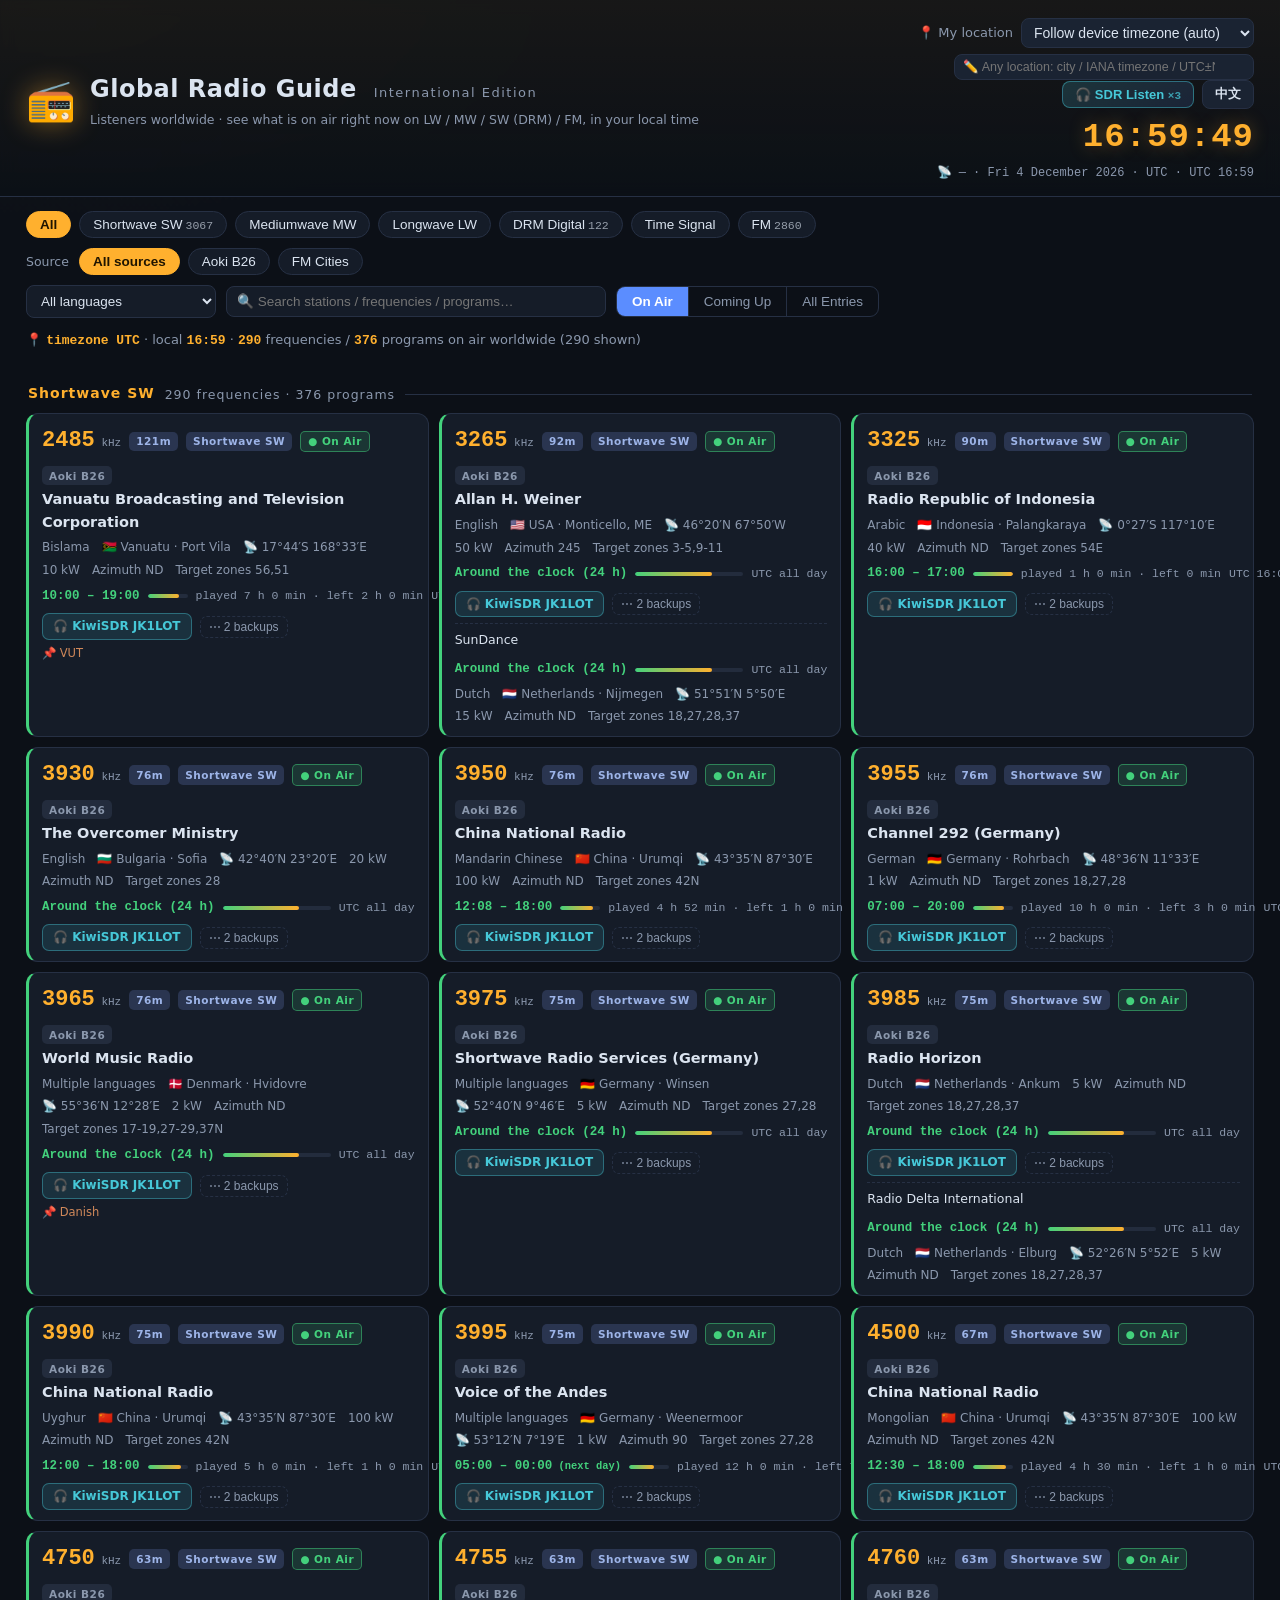
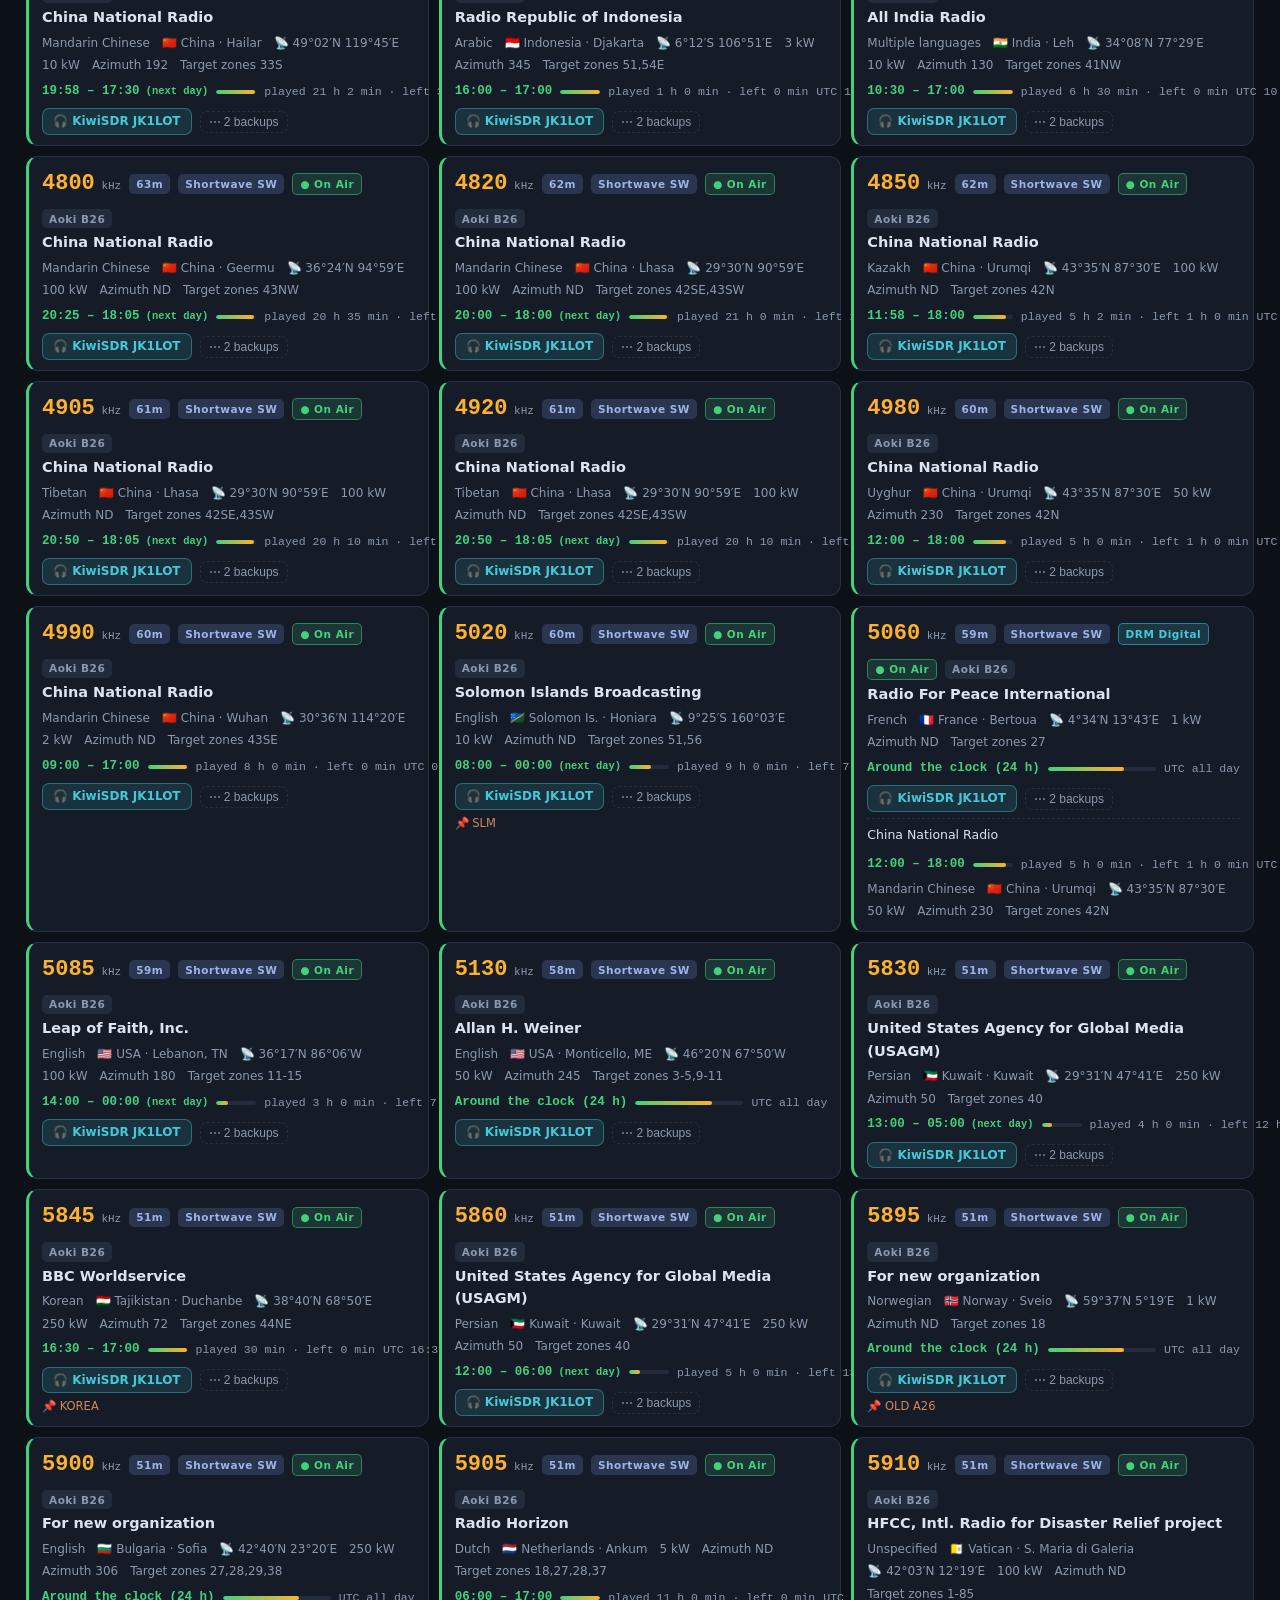
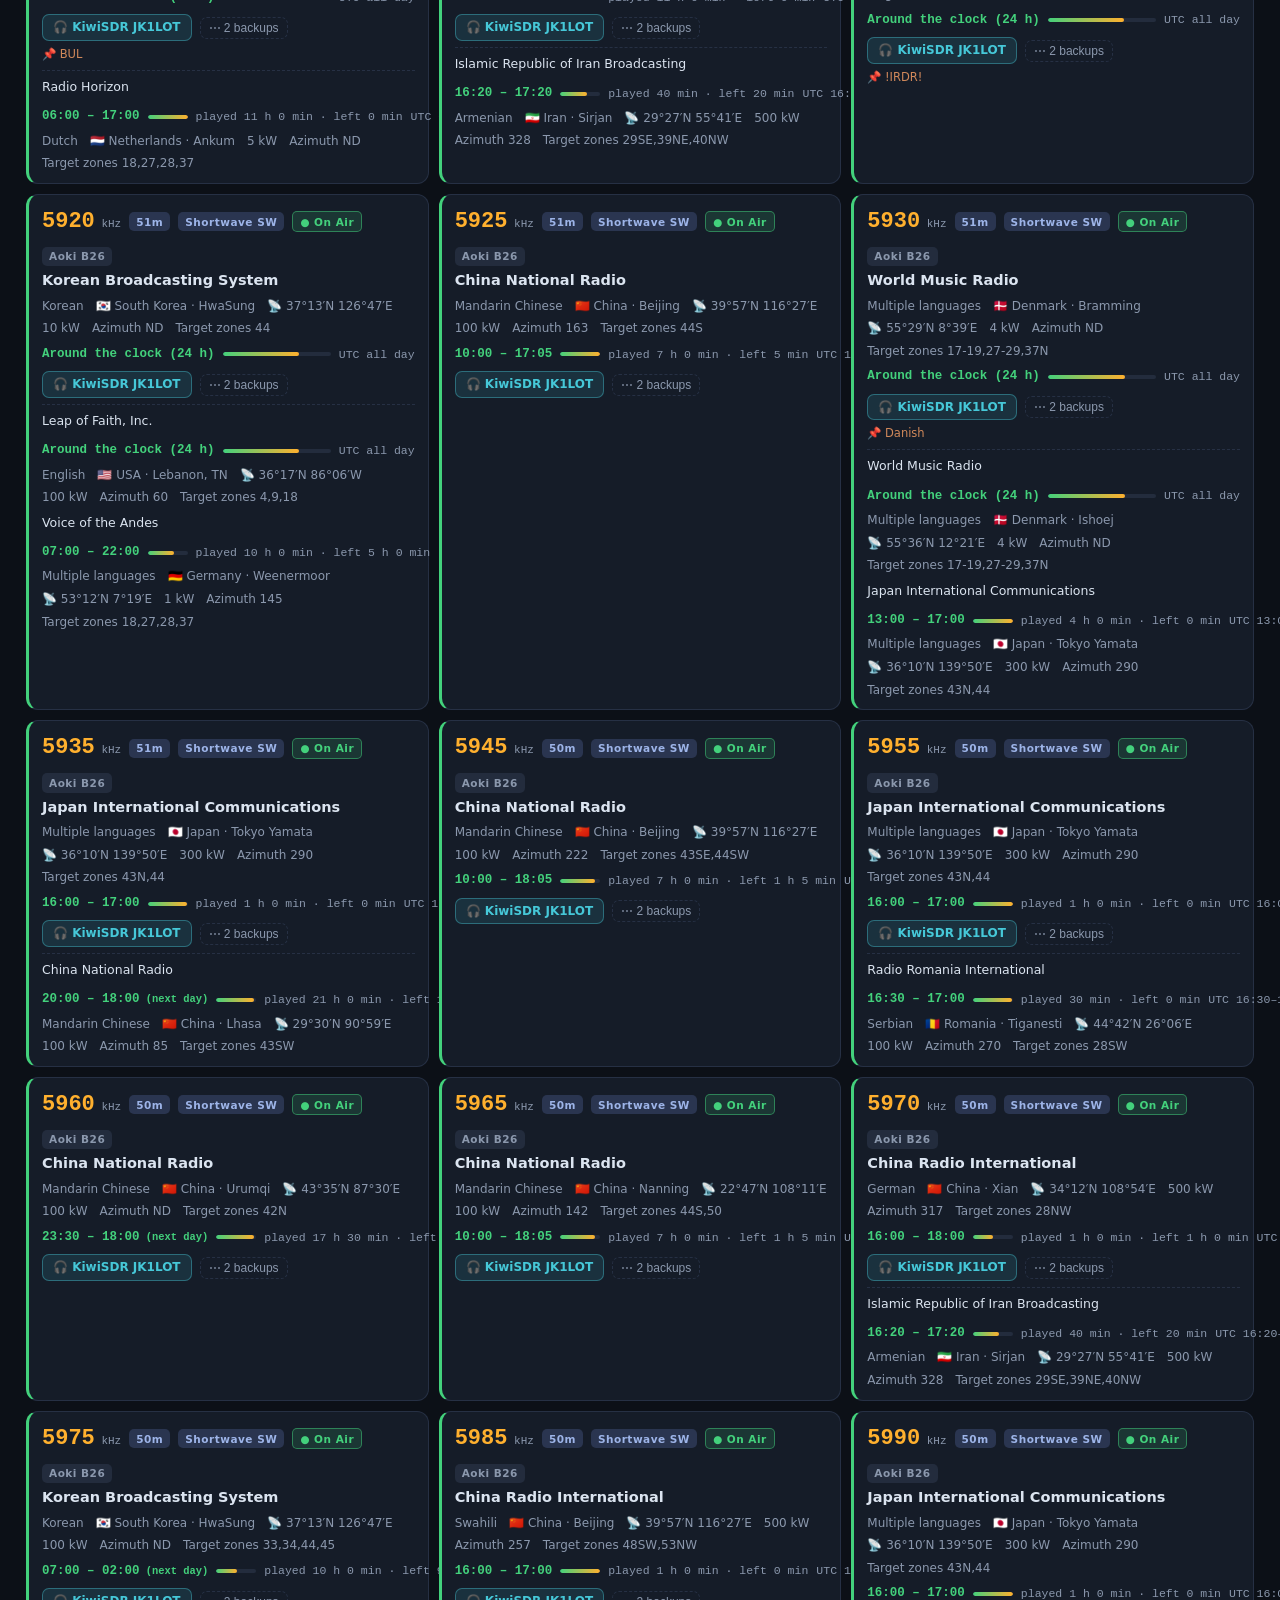
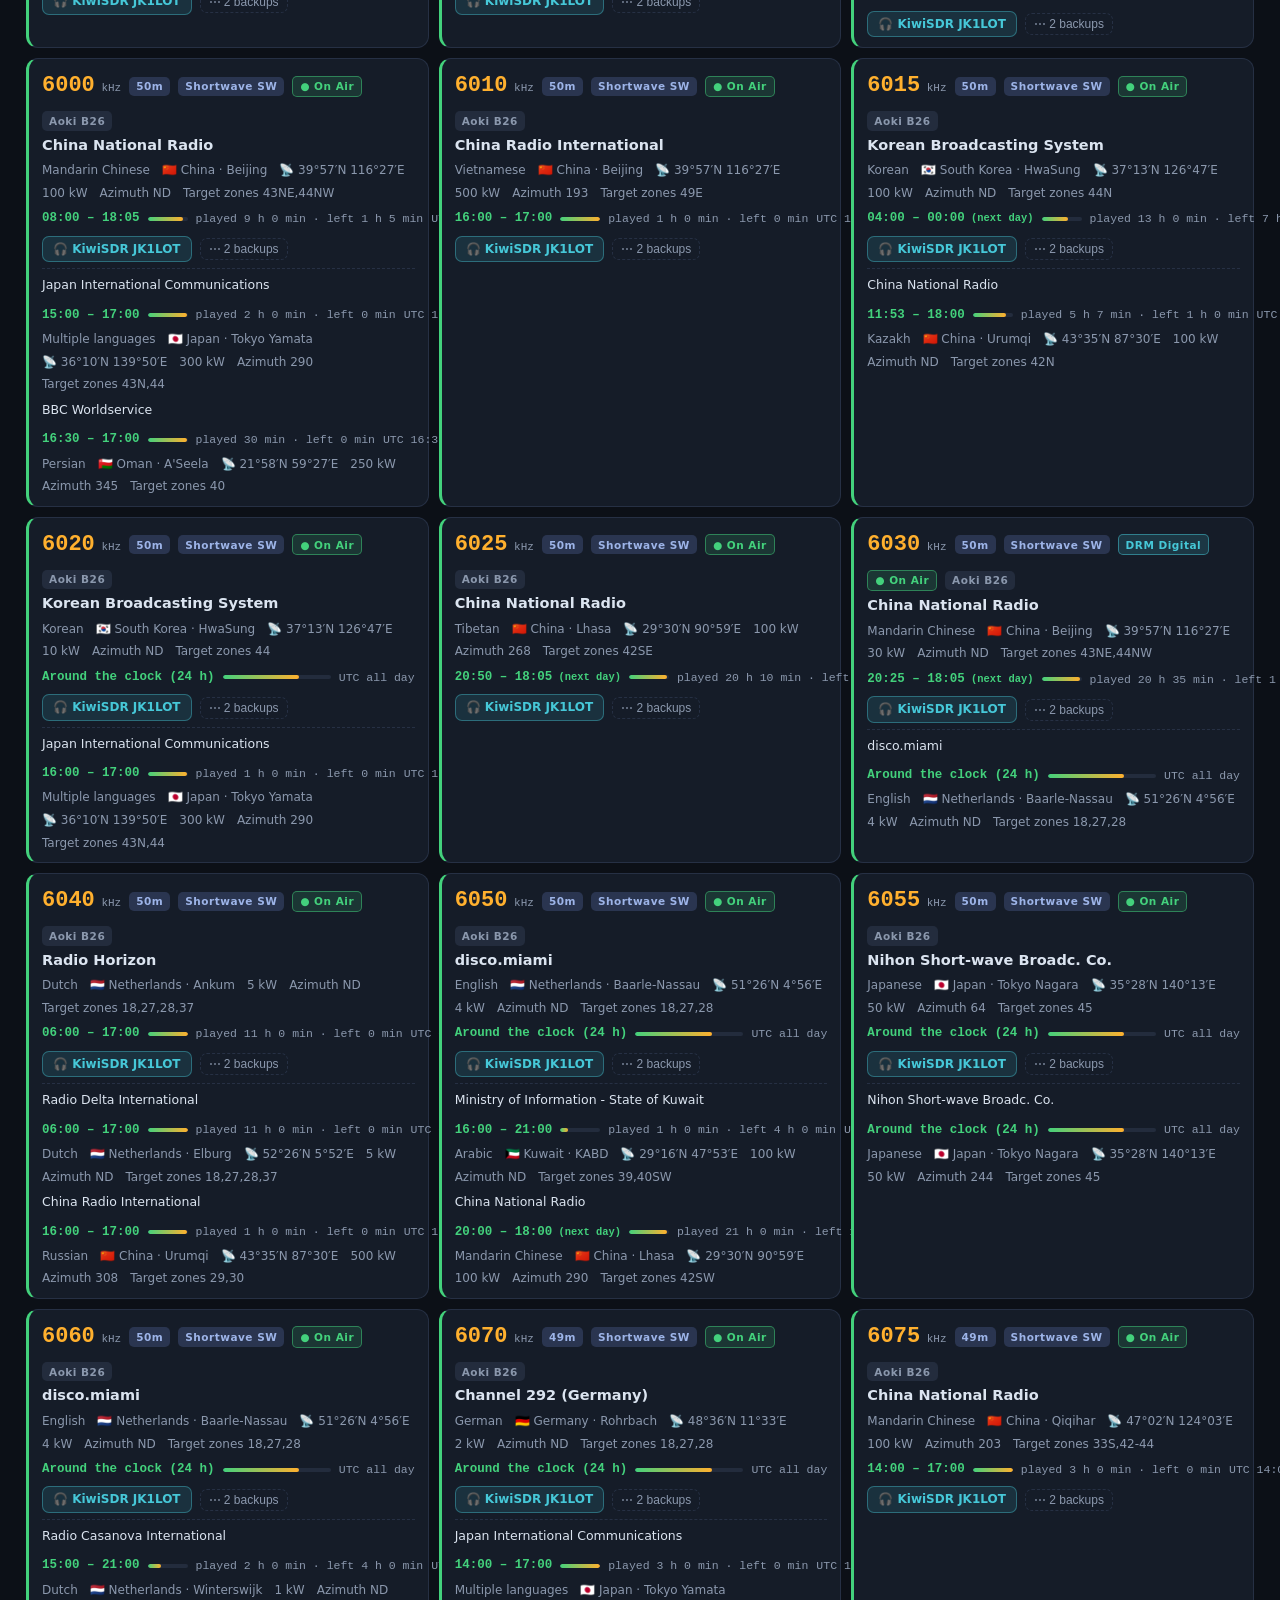
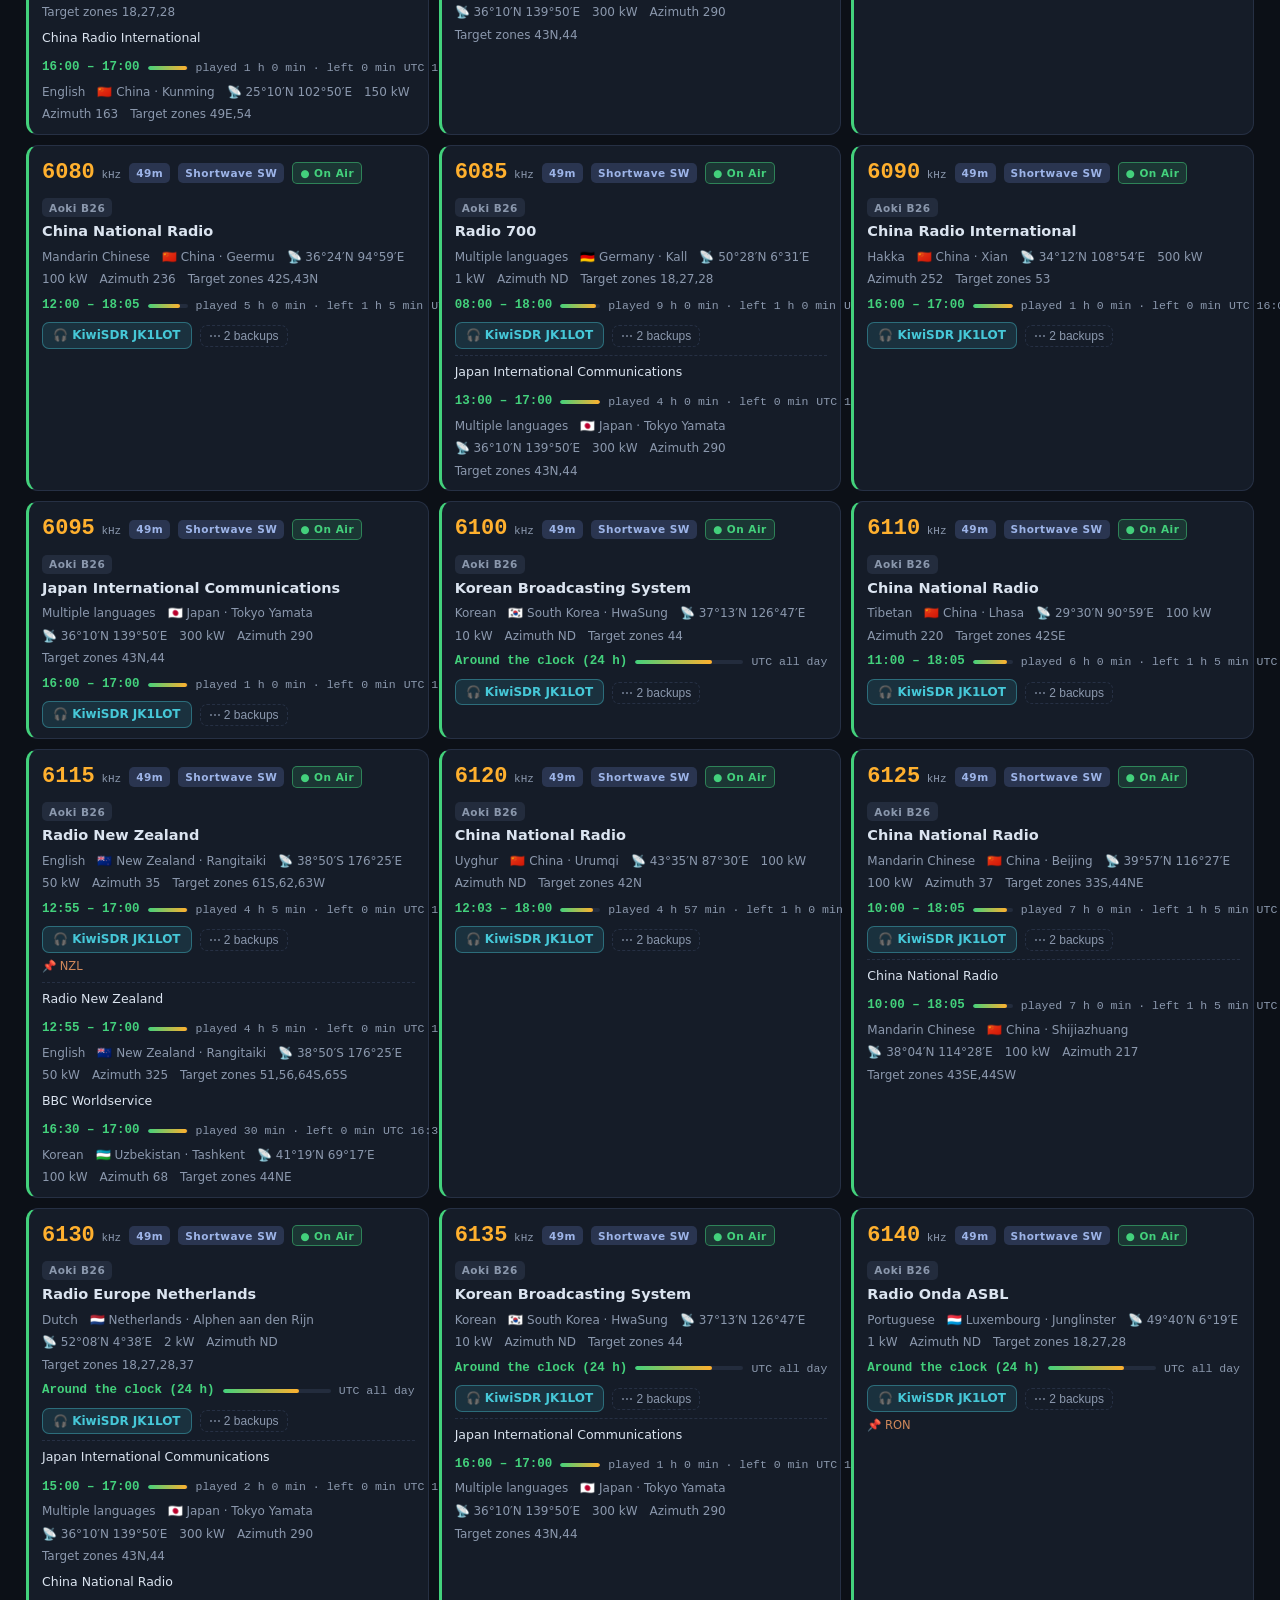
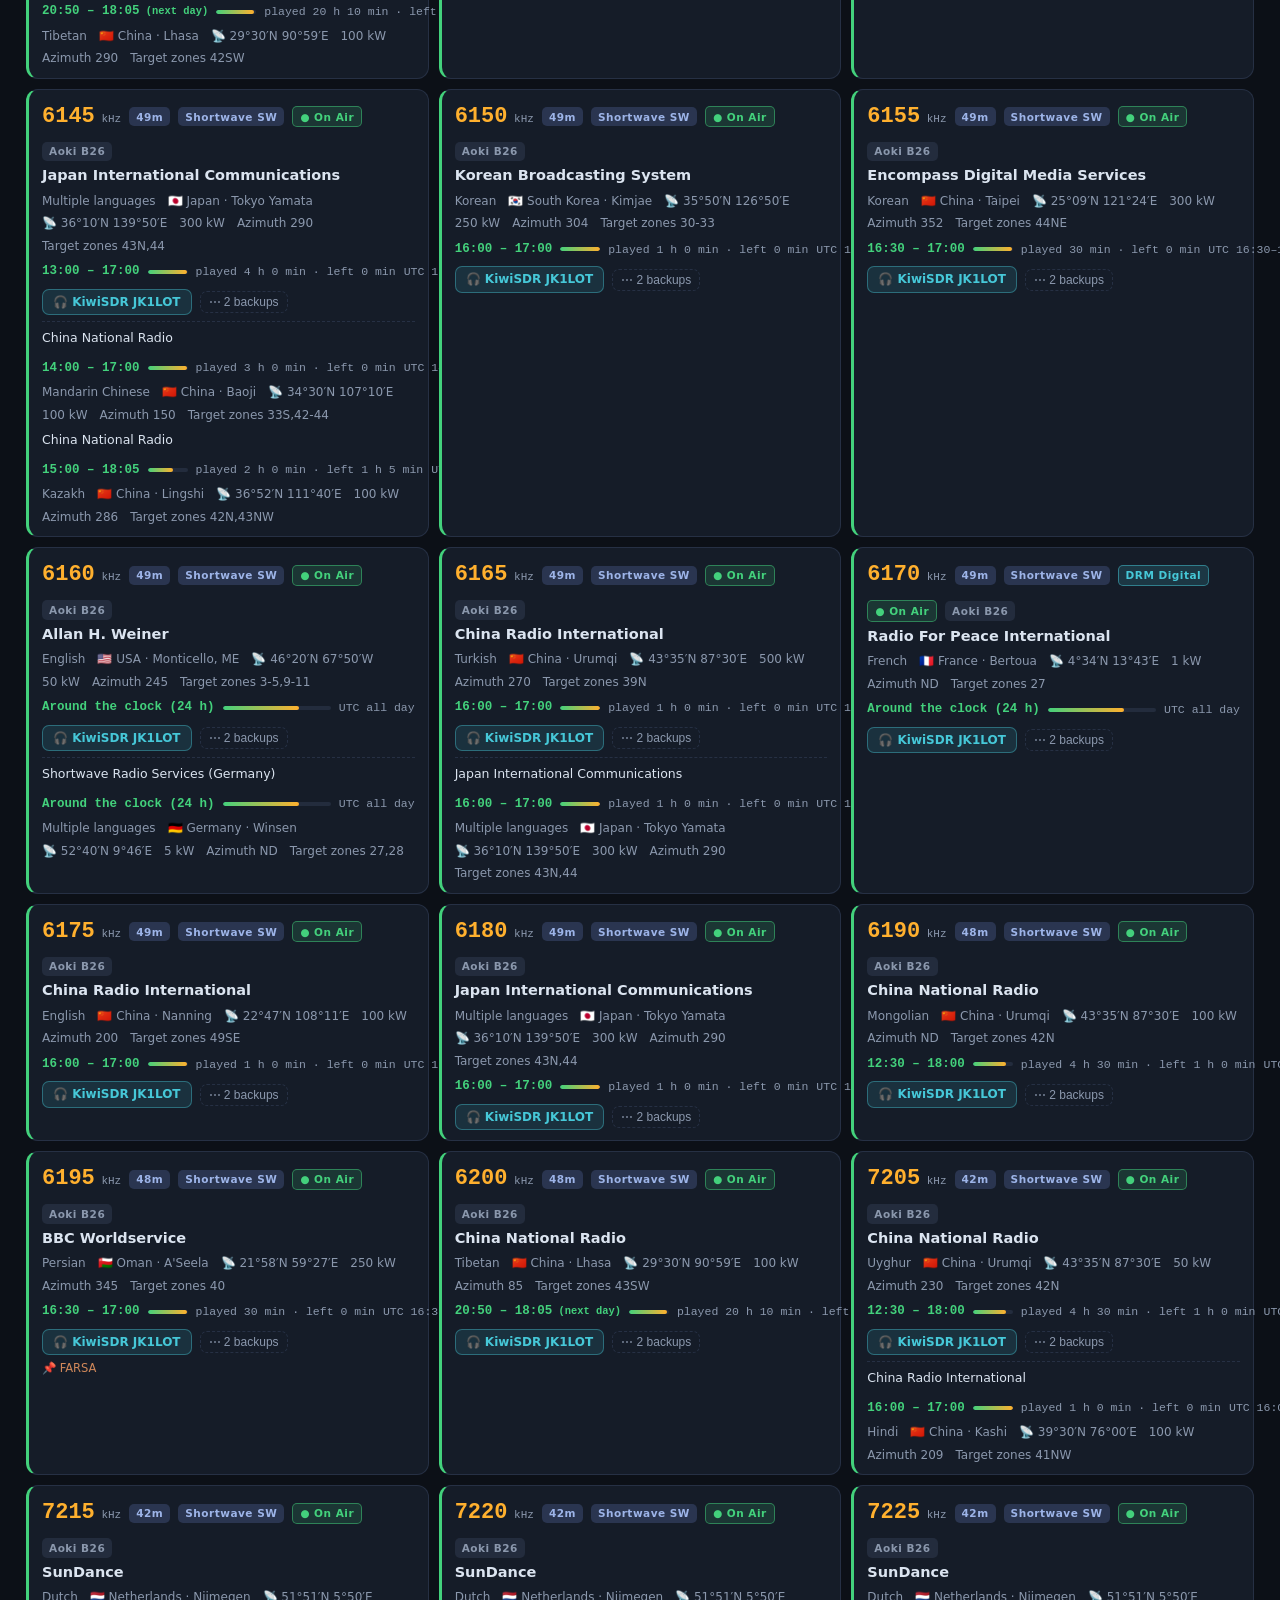
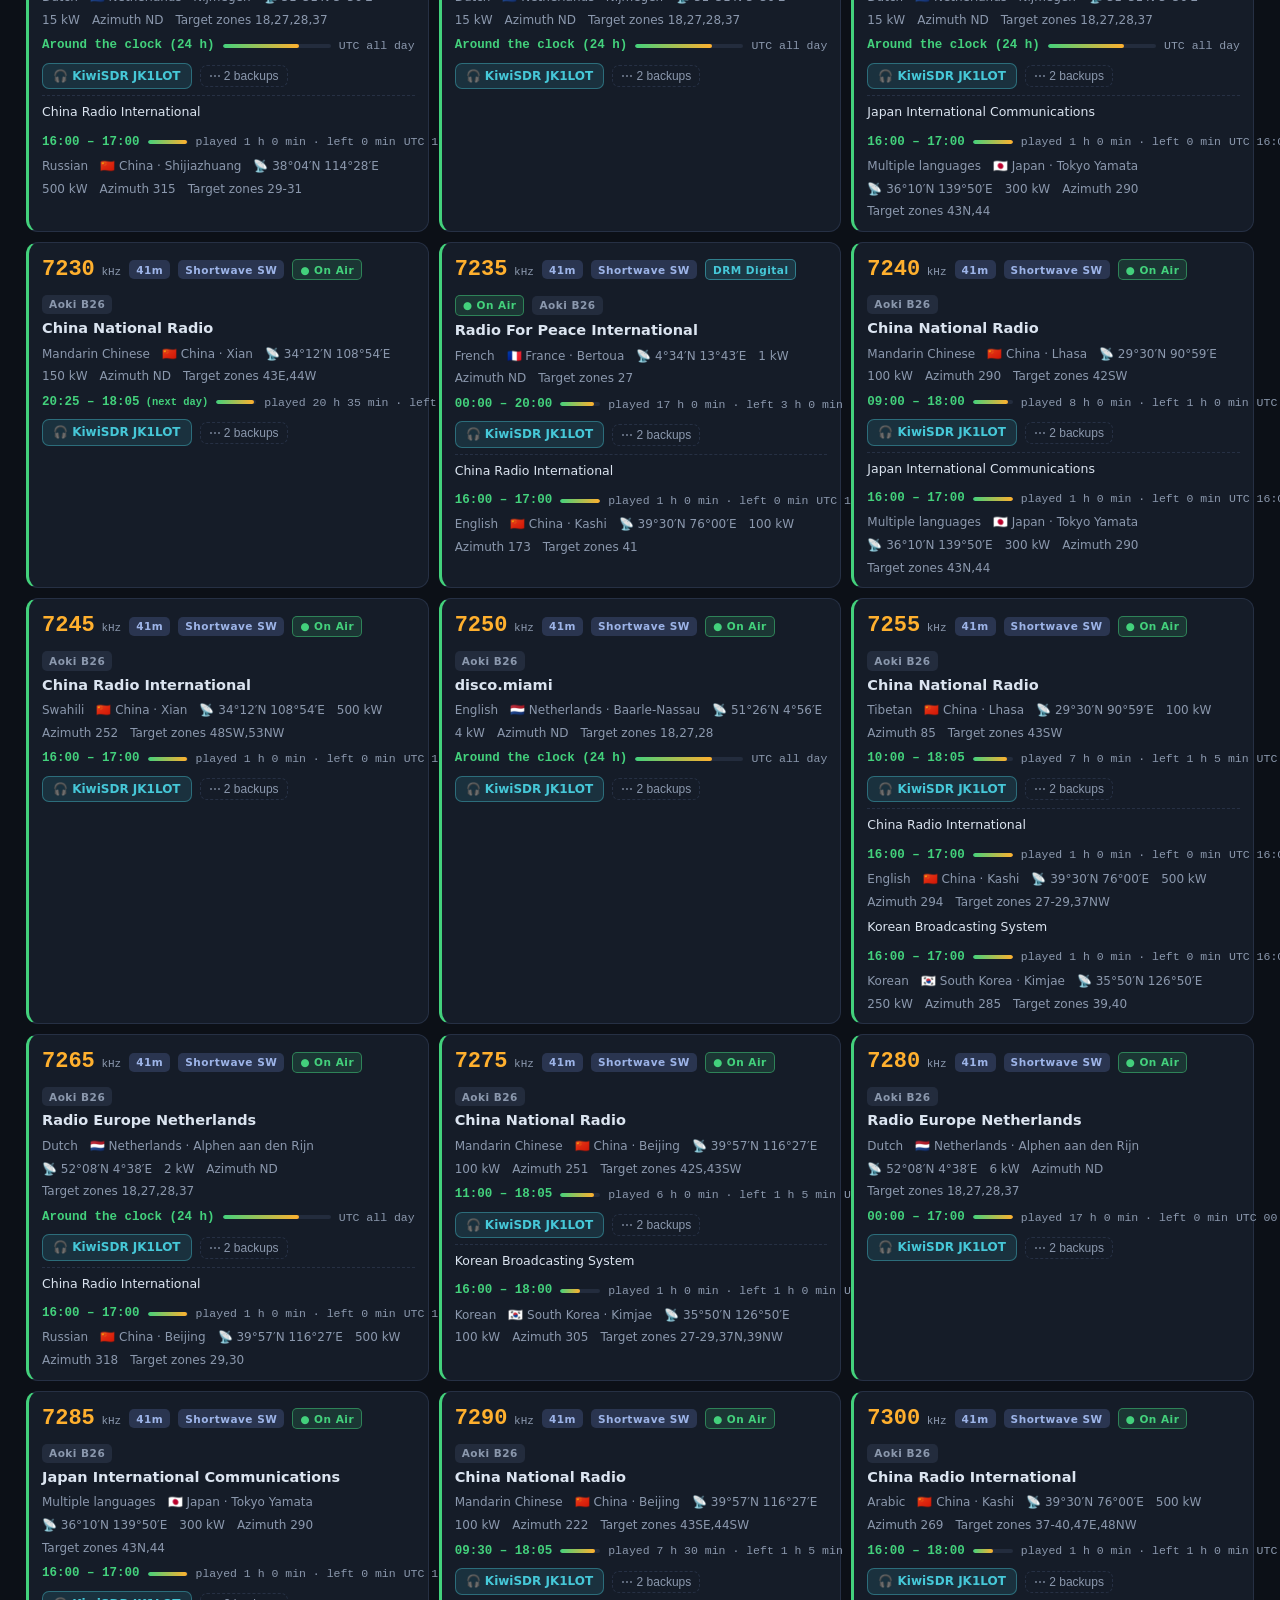
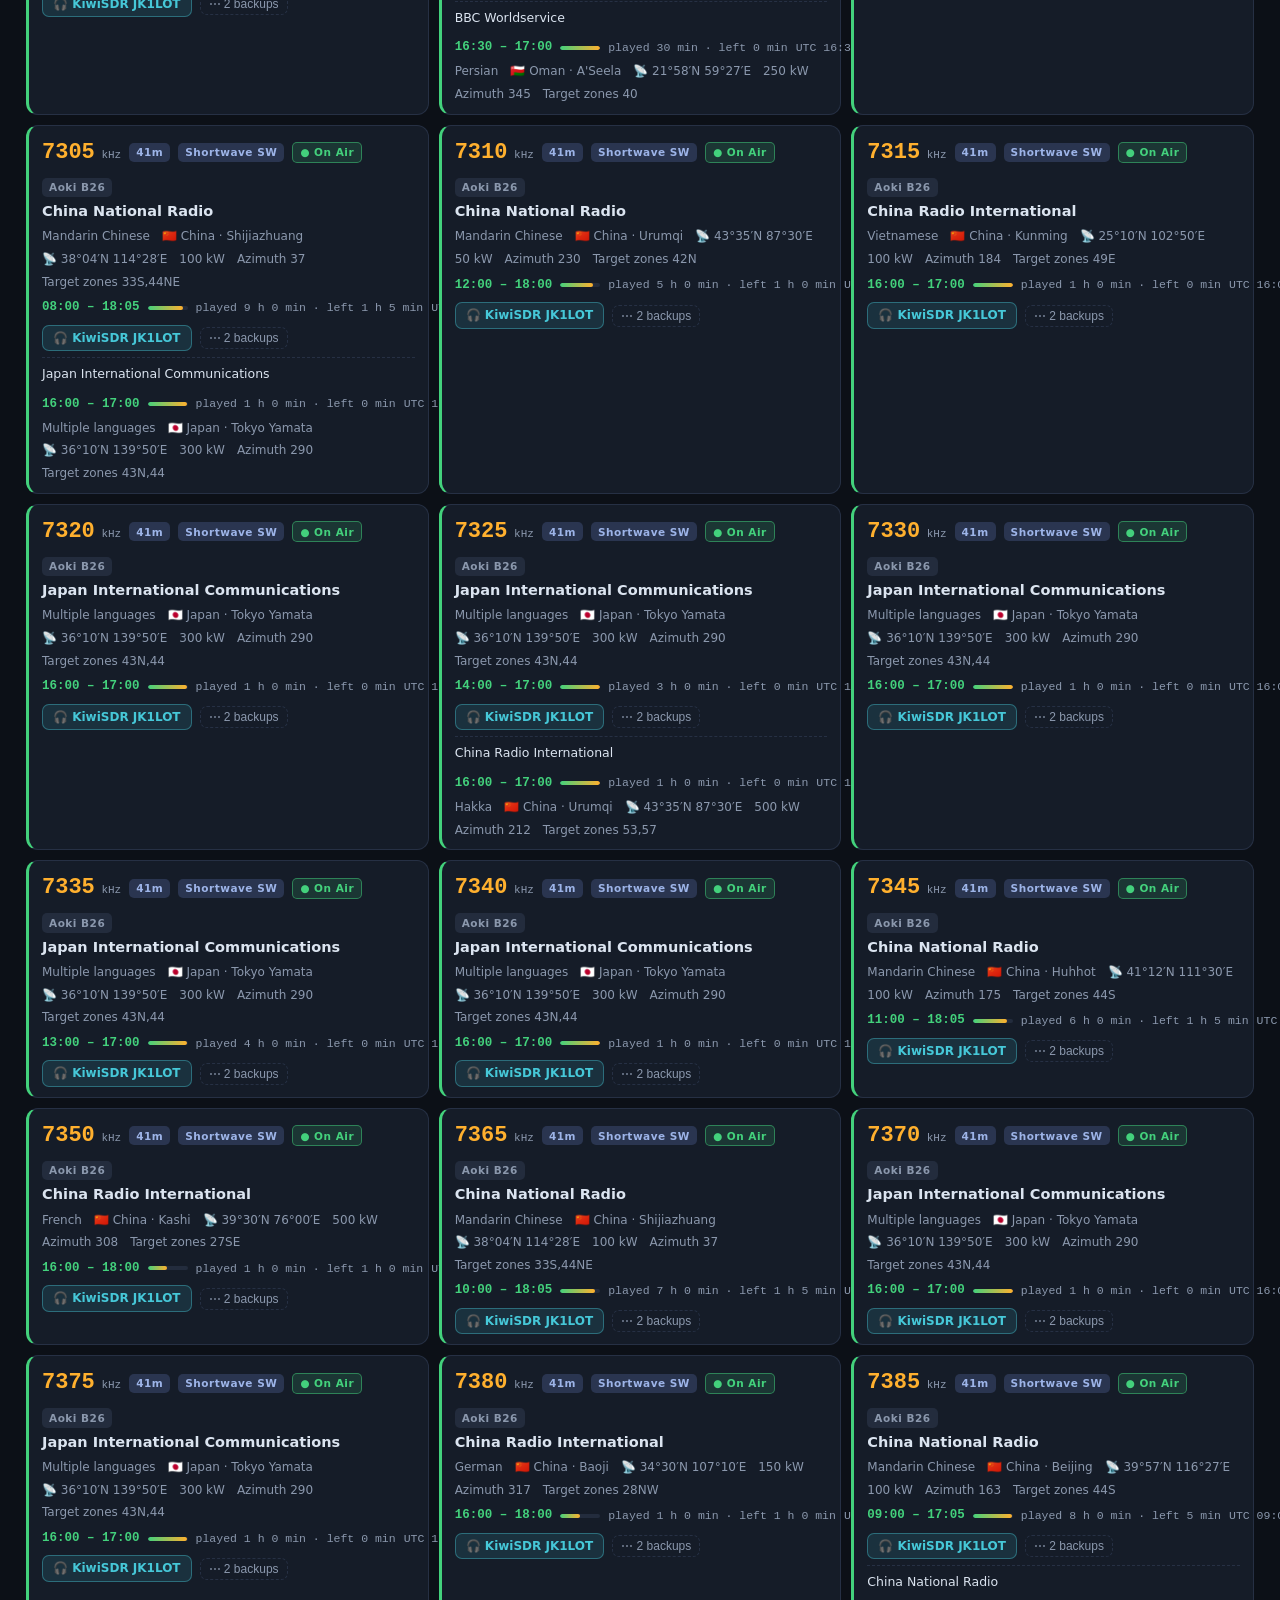
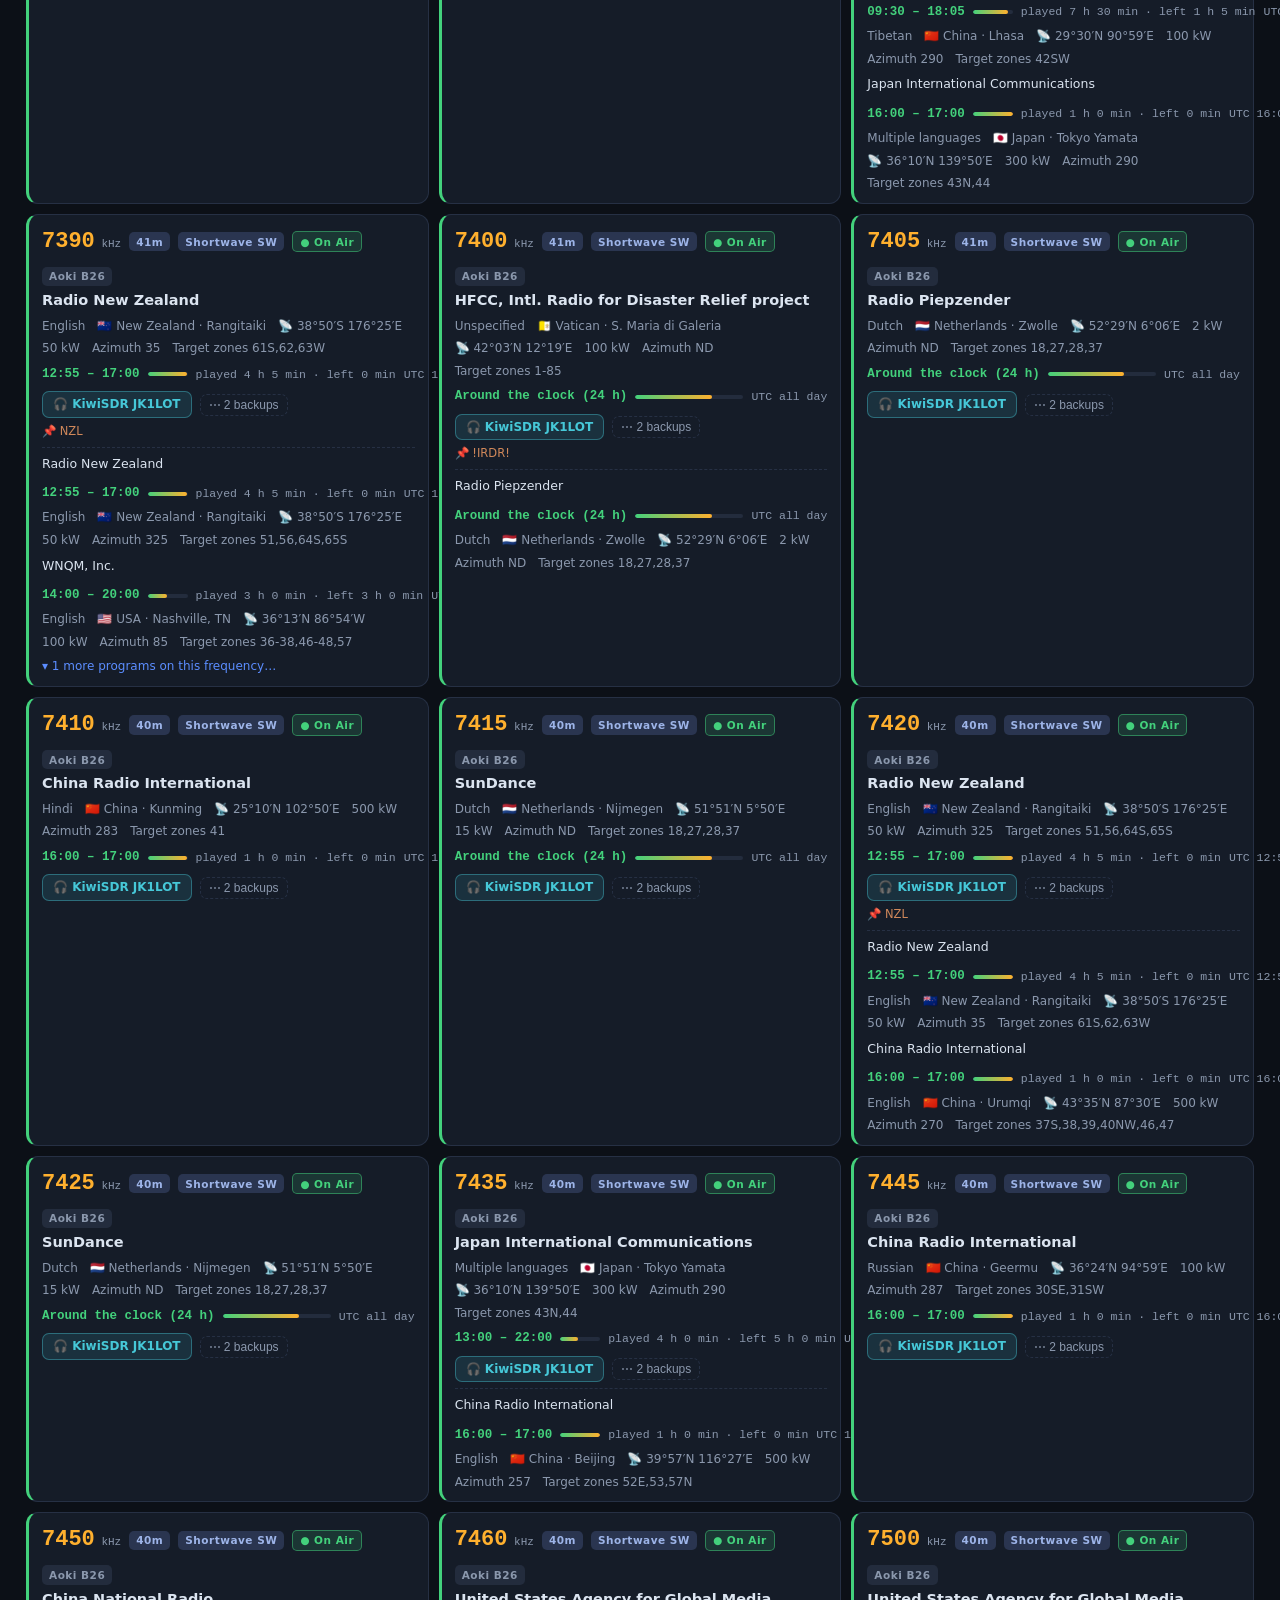
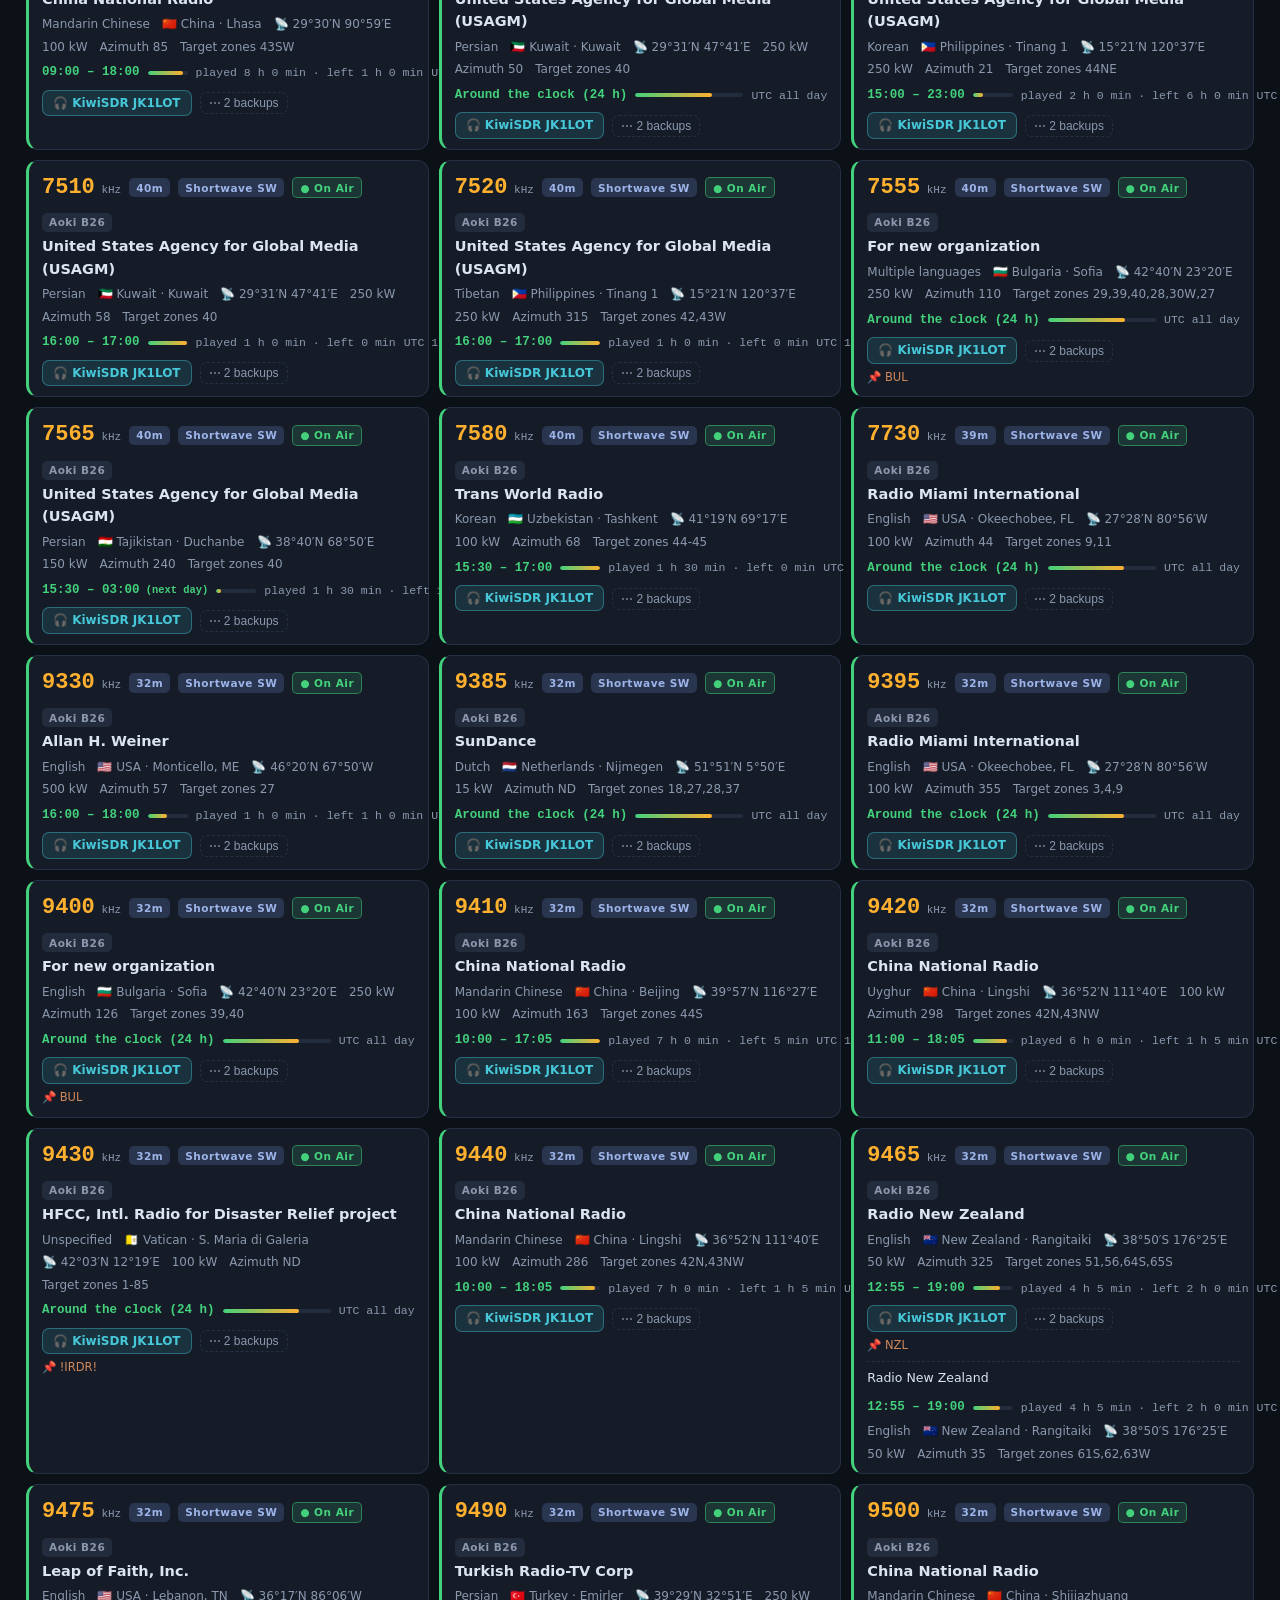
<file: index.html>
<!DOCTYPE html>
<html lang="zh-CN">
<head>
<meta charset="UTF-8">
<meta name="viewport" content="width=device-width, initial-scale=1.0">
<title>环球收听时钟 · Global Radio Guide — 长波/中波/短波(DRM)/FM 在播节目表</title>
<meta name="description" content="根据你所在城市的当地时间，实时显示当前正在播出的长波、中波、短波（含 DRM 数字）与 FM 广播节目和频率。数据源：A26 短波频率表 / HFCC / WRMI。">
<link rel="icon" href="data:image/svg+xml,<svg xmlns='http://www.w3.org/2000/svg' viewBox='0 0 100 100'><text y='.9em' font-size='90'>📻</text></svg>">
<link rel="stylesheet" href="css/style.css">
</head>
<body>

<header class="topbar">
  <div class="brand">
    <span class="logo">📻</span>
    <div>
      <h1><span id="h1text">环球收听时钟</span> <small id="h1sub">Global Radio Guide</small></h1>
      <p class="tagline" id="tagline">不同国家城市的听友 · 按当地时间看此刻在播的长波 / 中波 / 短波（DRM）/ FM 节目与频率</p>
    </div>
  </div>
  <div class="clockbox">
    <div class="cityrow">
      <label for="citySelect" id="locLabel">📍 我在</label>
      <select id="citySelect"></select>
    </div>
    <div class="cityrow">
      <input type="search" id="customCity" list="tzList" autocomplete="off"
             placeholder="✏️ 任意收听地点：城市名 / IANA 时区 / UTC±N">
      <datalist id="tzList"></datalist>
    </div>
    <div class="cityrow">
      <button id="sdrBtn" class="sdrbtn" title="管理 WebSDR / KiwiSDR / OpenWebRX 接收机">🎧 SDR 收听 <span id="sdrCount" class="cnt"></span></button>
      <button id="langBtn" class="langbtn" title="Switch language / 切换语言">EN</button>
    </div>
    <div class="bigclock" id="localClock">--:--:--</div>
    <div class="clocksub">📡 <span id="rxCoord">—</span> · <span id="localDate">—</span> · <span id="tzOffset"></span> · UTC <span id="utcClock">--:--</span></div>
  </div>
</header>

<nav class="controls">
  <div class="chips" id="bandChips" aria-label="频段筛选"></div>
  <div class="chips" id="srcChips" aria-label="数据源筛选"></div>
  <div class="filters">
    <select id="langSelect"><option value="all">全部语言</option></select>
    <input type="search" id="search" placeholder="🔍 搜电台 / 频率 / 节目名…">
    <div class="seg" id="viewSeg">
      <button data-view="now" class="active">正在播出</button>
      <button data-view="next">即将播出</button>
      <button data-view="all">全部检索</button>
    </div>
  </div>
</nav>

<div class="stats" id="stats"></div>

<main id="list" aria-live="polite"></main>

<div id="sdrModal" class="modal hidden">
  <div class="modal-box">
    <div class="modal-head">
      <h2>🎧 SDR 收音机</h2>
      <div style="display:flex;gap:8px;align-items:center">
        <button id="sdrReset" class="sdrreset" title="放弃本地修改，重新采用配置文件列表">↺ 恢复默认</button>
        <button id="sdrClose" title="关闭">×</button>
      </div>
    </div>
    <p class="hint" id="sdrHint"></p>
    <div id="sdrList"></div>
    <div class="addform">
      <input id="sdrUrl" placeholder="接收机地址，如 http://…:8073/ 或 https://…/">
      <div class="addrow">
        <input id="sdrName" placeholder="名称（留空自动取域名）">
        <select id="sdrType">
          <option value="auto">自动识别类型</option>
          <option value="kiwi">KiwiSDR</option>
          <option value="openwebrx">OpenWebRX</option>
          <option value="websdr">WebSDR</option>
        </select>
        <button id="sdrAdd" class="primary">＋ 添加</button>
      </div>
      <div id="sdrMsg" class="sdrmsg"></div>
    </div>
  </div>
</div>

<footer>
  <p id="foot1"></p>
  <p id="foot2"></p>
  <p id="foot3"></p>
</footer>

<script src="js/sdrs.js?v=2"></script>
<script src="data/data.js"></script>
<script src="js/cities.js"></script>
<script src="js/app.js"></script>
</body>
</html>
</file>
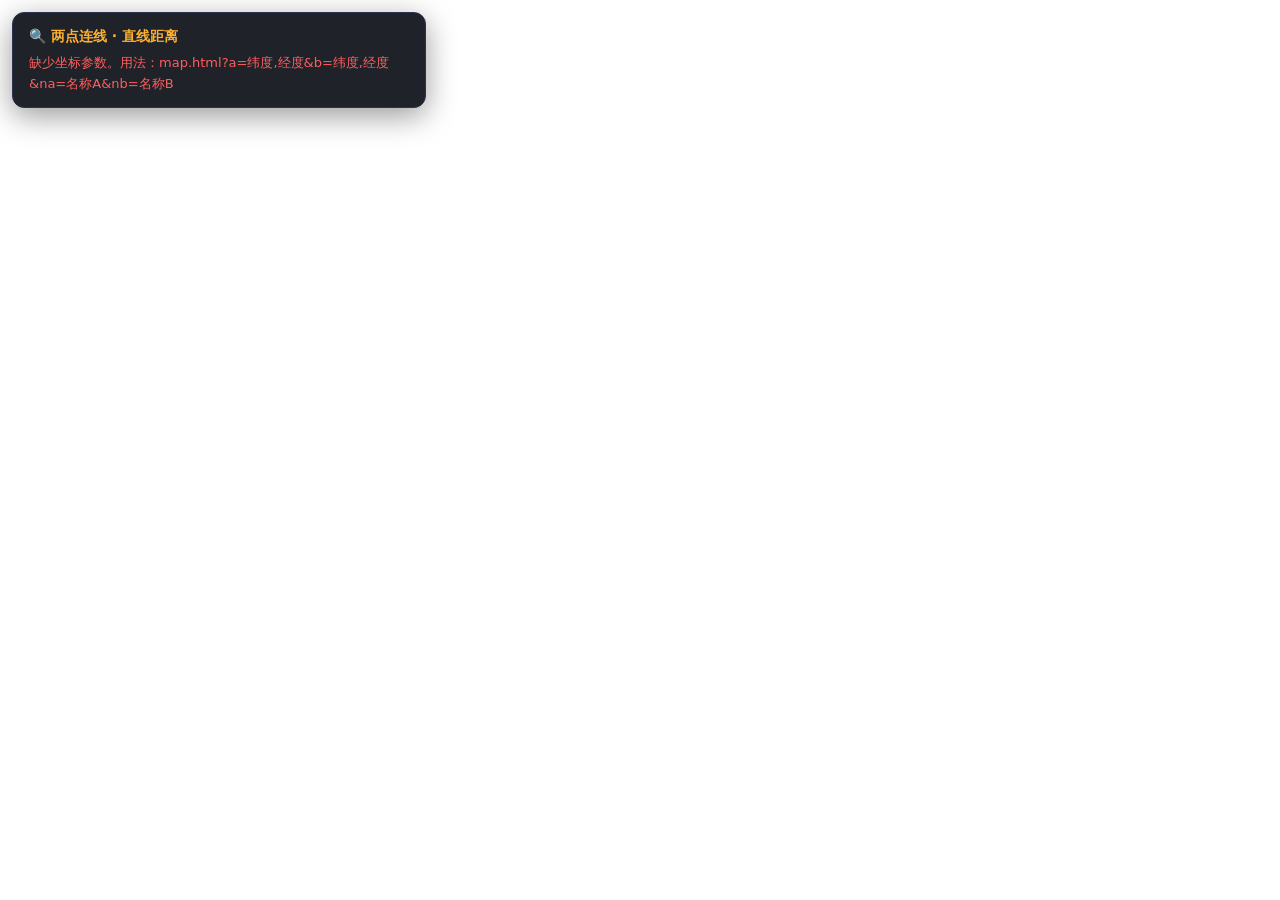
<file: map.html>
<!DOCTYPE html>
<html lang="zh-CN">
<head>
<meta charset="UTF-8">
<meta name="viewport" content="width=device-width, initial-scale=1.0">
<title>发射台 ↔ 接收机 · OpenStreetMap 直线距离</title>
<link rel="stylesheet" href="https://registry.npmmirror.com/leaflet/1.9.4/files/dist/leaflet.css">
<style>
  html, body, #map { height: 100%; margin: 0; }
  body { font: 14px/1.6 "Segoe UI", "Microsoft YaHei", system-ui, sans-serif; }
  #info {
    position: absolute; z-index: 1000; top: 12px; left: 12px;
    background: rgba(13,17,23,.92); color: #dbe4f0; border: 1px solid #2a3550;
    border-radius: 12px; padding: 12px 16px; max-width: 380px;
    box-shadow: 0 8px 30px rgba(0,0,0,.4); font-size: 13px;
  }
  #info h3 { margin: 0 0 6px; font-size: 14px; color: #ffb02e; }
  #info .row { margin: 2px 0; word-break: break-all; }
  #info .dot { display: inline-block; width: 9px; height: 9px; border-radius: 50%; margin-right: 4px; }
  #info .rx { background: #2b7fff; }
  #info .tx { background: #ff8c00; }
  #info .dist { margin-top: 6px; padding-top: 6px; border-top: 1px dashed #2a3550; font-weight: 700; color: #43d17c; font-size: 15px; }
  #info .err { color: #ff5d5d; }
  .lbl { background: rgba(13,17,23,.85); color: #dbe4f0; border: none !important; box-shadow: none !important;
         font-size: 11px; padding: 1px 6px !important; border-radius: 6px; white-space: nowrap; }
  .lbl::before { display: none; }
</style>
</head>
<body>
<div id="map"></div>
<div id="info"><h3 id="infoHead">🔍 两点连线 · 直线距离</h3><div id="infoBody">读取参数中…</div></div>
<script src="https://registry.npmmirror.com/leaflet/1.9.4/files/dist/leaflet.js"></script>
<script>
(function () {
  'use strict';
  var q = new URLSearchParams(location.search);
  var EN = q.get('lang') === 'en';
  var MSG = EN ? {
    title: 'Transmitter ↔ Receiver · OpenStreetMap straight-line distance',
    head: '🔍 Two-point line · straight-line distance',
    rx: 'Receiver', tx: 'Transmitter', dist: 'Straight-line distance ≈',
    brg: 'Bearing from receiver to transmitter: {b}° {d} (great-circle)',
    azLbl: 'Antenna azimuth', azTip: 'Antenna {a}°',
    noargs: 'Missing coordinates. Usage: map.html?a=lat,lon&b=lat,lon&na=NameA&nb=NameB',
    fail: 'All map tile sources unreachable — the line and labels are still shown.',
    C: ['N', 'NE', 'E', 'SE', 'S', 'SW', 'W', 'NW'], loc: 'en-GB'
  } : {
    title: '发射台 ↔ 接收机 · OpenStreetMap 直线距离',
    head: '🔍 两点连线 · 直线距离',
    rx: '接收机', tx: '发射台', dist: '直线距离 ≈',
    brg: '从接收机指向发射台：{b}° {d}（大圆航线）',
    azLbl: '天线方位', azTip: '天线方位 {a}°',
    noargs: '缺少坐标参数。用法：map.html?a=纬度,经度&b=纬度,经度&na=名称A&nb=名称B',
    fail: '地图瓦片源均不可达，已显示连线与标注。',
    C: ['北', '东北', '东', '东南', '南', '西南', '西', '西北'], loc: 'zh-CN'
  };
  document.title = MSG.title;
  document.querySelector('#infoHead').textContent = MSG.head;
  function pt(s) {
    if (!s) return null;
    var m = s.split(',').map(parseFloat);
    if (m.length !== 2 || !isFinite(m[0]) || !isFinite(m[1]) || Math.abs(m[0]) > 90 || Math.abs(m[1]) > 180) return null;
    return m;
  }
  var A = pt(q.get('a')), B = pt(q.get('b'));
  var NA = q.get('na') || (EN ? 'Receiver' : '接收机'), NB = q.get('nb') || (EN ? 'Transmitter' : '发射台');
  var AZ = null;
  if (/^\d+(\.\d+)?$/.test(q.get('az') || '')) AZ = parseFloat(q.get('az'));
  var COMPASS8 = ['北', '东北', '东', '东南', '南', '西南', '西', '西北'];
  function fmtLat(v) { var h = v >= 0 ? 'N' : 'S'; v = Math.abs(v); var d = Math.floor(v), m = Math.round((v - d) * 60); if (m === 60) { d++; m = 0; } return d + '°' + ('0' + m).slice(-2) + '′' + h; }
  function fmtLon(v) { var h = v >= 0 ? 'E' : 'W'; v = Math.abs(v); var d = Math.floor(v), m = Math.round((v - d) * 60); if (m === 60) { d++; m = 0; } return d + '°' + ('0' + m).slice(-2) + '′' + h; }
  function info(html) { document.getElementById('infoBody').innerHTML = html; }

  if (!A || !B) {
    info('<span class="err">' + MSG.noargs + '</span>');
    return;
  }

  /* 大圆距离（haversine）与从 A 指向 B 的方位 */
  var rad = Math.PI / 180, R = 6371;
  var p1 = A[0] * rad, p2 = B[0] * rad;
  var dp = (B[0] - A[0]) * rad, dl = (B[1] - A[1]) * rad;
  var h = Math.sin(dp / 2) * Math.sin(dp / 2) + Math.cos(p1) * Math.cos(p2) * Math.sin(dl / 2) * Math.sin(dl / 2);
  var km = Math.round(2 * R * Math.asin(Math.sqrt(h)) / 10) * 10;
  var brg = (Math.atan2(Math.sin(dl) * Math.cos(p2),
    Math.cos(p1) * Math.sin(p2) - Math.sin(p1) * Math.cos(p2) * Math.cos(dl)) / rad + 360) % 360;
  var dir = MSG.C[Math.round(brg / 45) % 8];

  info(
    '<div class="row"><span class="dot rx"></span><b>' + MSG.rx + '</b>: ' + NA + ' (' + fmtLat(A[0]) + ' ' + fmtLon(A[1]) + ')</div>' +
    '<div class="row"><span class="dot tx"></span><b>' + MSG.tx + '</b>: ' + NB + ' (' + fmtLat(B[0]) + ' ' + fmtLon(B[1]) + ')</div>' +
    (AZ !== null ? '<div class="row">🧭 ' + MSG.azLbl + ': ' + AZ + '°</div>' : '') +
    '<div class="dist">' + MSG.dist + ' ' + km.toLocaleString(EN ? 'en-US' : 'zh-CN') + ' km</div>' +
    '<div class="row" style="color:#8b98ad">' + MSG.brg.replace('{b}', Math.round(brg)).replace('{d}', dir) + '</div>'
  );

  /* 地图：先探测哪个 OSM 数据瓦片源可达（官方 → France → Germany），用可达者初始化 */
  var map = L.map('map');
  var TILE_SOURCES = [
    { url: 'https://tile.openstreetmap.org/{z}/{x}/{y}.png' },
    { url: 'https://{s}.tile.openstreetmap.fr/osmfr/{z}/{x}/{y}.png', subdomains: 'abc' },
    { url: 'https://tile.openstreetmap.de/{z}/{x}/{y}.png' }
  ];
  function probe(url) {
    return new Promise(function (resolve) {
      var img = new Image(), done = false;
      var t = setTimeout(function () { if (!done) { done = true; resolve(false); } }, 3000);
      img.onload = function () { if (!done) { done = true; clearTimeout(t); resolve(true); } };
      img.onerror = function () { if (!done) { done = true; clearTimeout(t); resolve(false); } };
      img.src = url.replace('{s}', 'a').replace('{z}', '3').replace('{x}', '4').replace('{y}', '3') + '?v=' + Date.now();
    });
  }
  (async function () {
    var src = null;
    for (var i = 0; i < TILE_SOURCES.length; i++) {
      if (await probe(TILE_SOURCES[i].url)) { src = TILE_SOURCES[i]; break; }
    }
    if (!src) {
      info(info() + '<div class="err">' + MSG.fail + '</div>');
      drawOverlays();
      return;
    }
    var tiles = L.tileLayer(src.url, {
      maxZoom: 18, subdomains: src.subdomains || 'abc',
      attribution: '&copy; <a href="https://www.openstreetmap.org/copyright">OpenStreetMap</a> 贡献者'
    }).addTo(map);
    // 运行中失效则继续降级
    var tileErrors = 0, tileSrc = TILE_SOURCES.indexOf(src);
    tiles.on('tileerror', function () {
      tileErrors++;
      if (tileErrors >= 6 && tileSrc < TILE_SOURCES.length - 1) {
        tileErrors = 0; tileSrc++;
        tiles.setUrl(TILE_SOURCES[tileSrc].url);
      }
    });
    drawOverlays();
  })();

  /* 大圆航线：球面插值成折线（跨 180° 经线时展开经度避免画错） */
  function gcPoints(a, b, n) {
    var deg = 180 / Math.PI;
    var f1 = a[0] * rad, l1 = a[1] * rad, f2 = b[0] * rad, l2 = b[1] * rad;
    var v1 = [Math.cos(f1) * Math.cos(l1), Math.cos(f1) * Math.sin(l1), Math.sin(f1)];
    var v2 = [Math.cos(f2) * Math.cos(l2), Math.cos(f2) * Math.sin(l2), Math.sin(f2)];
    var dot = Math.max(-1, Math.min(1, v1[0] * v2[0] + v1[1] * v2[1] + v1[2] * v2[2]));
    var w = Math.acos(dot), pts = [], prevLng = a[1];
    for (var i = 0; i <= n; i++) {
      var t = i / n, p;
      if (w < 1e-9) { p = v1; }
      else {
        var s1 = Math.sin((1 - t) * w) / Math.sin(w), s2 = Math.sin(t * w) / Math.sin(w);
        p = [s1 * v1[0] + s2 * v2[0], s1 * v1[1] + s2 * v2[1], s1 * v1[2] + s2 * v2[2]];
      }
      var la = Math.atan2(p[2], Math.hypot(p[0], p[1])) * deg;
      var lo = Math.atan2(p[1], p[0]) * deg;
      while (lo - prevLng > 180) lo -= 360;
      while (lo - prevLng < -180) lo += 360;
      prevLng = lo;
      pts.push([la, lo]);
    }
    return pts;
  }

  /* 大圆航线：球面插值成折线（跨 180° 经线时展开经度避免画错） */
  function gcPoints(a, b, n) {
    var deg = 180 / Math.PI;
    var f1 = a[0] * rad, l1 = a[1] * rad, f2 = b[0] * rad, l2 = b[1] * rad;
    var v1 = [Math.cos(f1) * Math.cos(l1), Math.cos(f1) * Math.sin(l1), Math.sin(f1)];
    var v2 = [Math.cos(f2) * Math.cos(l2), Math.cos(f2) * Math.sin(l2), Math.sin(f2)];
    var dot = Math.max(-1, Math.min(1, v1[0] * v2[0] + v1[1] * v2[1] + v1[2] * v2[2]));
    var w = Math.acos(dot), pts = [], prevLng = a[1];
    for (var i = 0; i <= n; i++) {
      var t = i / n, p;
      if (w < 1e-9) { p = v1; }
      else {
        var s1 = Math.sin((1 - t) * w) / Math.sin(w), s2 = Math.sin(t * w) / Math.sin(w);
        p = [s1 * v1[0] + s2 * v2[0], s1 * v1[1] + s2 * v2[1], s1 * v1[2] + s2 * v2[2]];
      }
      var la = Math.atan2(p[2], Math.hypot(p[0], p[1])) * deg;
      var lo = Math.atan2(p[1], p[0]) * deg;
      while (lo - prevLng > 180) lo -= 360;
      while (lo - prevLng < -180) lo += 360;
      prevLng = lo;
      pts.push([la, lo]);
    }
    return pts;
  }

  /* 沿固定方位角的大圆点列（目标点公式分段） */
  function bearingPoints(start, brgDeg, lenKm, n) {
    var rad = Math.PI / 180, R = 6371;
    var f1 = start[0] * rad, l1 = start[1] * rad, th = brgDeg * rad, d = lenKm / R;
    var pts = [start.slice()];
    var prevLng = start[1];
    for (var i = 1; i <= n; i++) {
      var di = d * i / n;
      var f2 = Math.asin(Math.sin(f1) * Math.cos(di) + Math.cos(f1) * Math.sin(di) * Math.cos(th));
      var l2 = l1 + Math.atan2(Math.sin(th) * Math.sin(di) * Math.cos(f1),
                               Math.cos(di) - Math.sin(f1) * Math.sin(f2));
      var la = f2 / rad, lo = l2 / rad;
      while (lo - prevLng > 180) lo -= 360;
      while (lo - prevLng < -180) lo += 360;
      prevLng = lo;
      pts.push([la, lo]);
    }
    return pts;
  }

  /* 连线与标注（瓦片源就绪后调用） */
  var drawn = false;
  function drawOverlays() {
    if (drawn) return;
    drawn = true;
    var arc = gcPoints(A, B, 128);
    var line = L.polyline(arc, { color: '#43d17c', weight: 3.5, opacity: 0.9 }).addTo(map);
    var mid = arc[Math.floor(arc.length / 2)];
    L.marker(mid, { opacity: 0, interactive: false }).addTo(map)
      .bindTooltip('≈ ' + km.toLocaleString('zh-CN') + ' km', { permanent: true, direction: 'top', className: 'lbl', offset: [0, -4] });

    function mark(pt, color, label) {
      L.circleMarker(pt, { radius: 7, color: '#fff', weight: 2, fillColor: color, fillOpacity: 1 })
        .addTo(map).bindTooltip(label, { permanent: true, direction: 'top', className: 'lbl', offset: [0, -6] });
    }
    mark(A, '#2b7fff', '📡 ' + NA);
    mark(B, '#ff8c00', '📻 ' + NB);

    /* 发射台天线方位射线：仅在有数字方位角时绘制 */
    if (AZ !== null) {
      var azLen = Math.max(300, km * 0.18);          // 射线长度：距离的 18%，至少 300 km
      var azPts = bearingPoints(B, AZ, azLen, 24);
      L.polyline(azPts, { color: '#ff5d5d', weight: 3, opacity: 0.95, dashArray: '7,7' }).addTo(map);
      var tip = azPts[azPts.length - 1];
      L.marker(tip, { opacity: 0, interactive: false }).addTo(map)
        .bindTooltip(MSG.azTip.replace('{a}', AZ), { permanent: true, direction: 'top', className: 'lbl', offset: [0, -4] });
    }
    map.fitBounds(line.getBounds(), { padding: [50, 50] });
  }
  drawOverlays();   // 先画连线标注，瓦片稍后到位
})();
</script>
</body>
</html>
</file>
<file: css/style.css>
/* 环球收听时钟 — 深色收音机风 */
:root {
  --bg: #0c1017;
  --bg2: #11161f;
  --card: #151c28;
  --card2: #1a2332;
  --line: #263044;
  --tx: #dbe4f0;
  --tx2: #8b98ad;
  --amber: #ffb02e;
  --green: #43d17c;
  --cyan: #46c8d8;
  --red: #ff5d5d;
  --blue: #5b8dff;
  --mono: 'Cascadia Mono', Consolas, 'SF Mono', Menlo, monospace;
}
* { box-sizing: border-box; }
html, body { margin: 0; padding: 0; }
body {
  background:
    radial-gradient(1200px 500px at 80% -10%, rgba(91,141,255,.10), transparent 60%),
    radial-gradient(900px 400px at 5% 0%, rgba(255,176,46,.07), transparent 55%),
    var(--bg);
  color: var(--tx);
  font: 15px/1.55 "Segoe UI", "Microsoft YaHei", "PingFang SC", system-ui, sans-serif;
  min-height: 100vh;
}

/* ---------- 顶栏 ---------- */
.topbar {
  display: flex; flex-wrap: wrap; gap: 16px 28px; align-items: center; justify-content: space-between;
  padding: 18px 26px 14px;
  border-bottom: 1px solid var(--line);
  background: linear-gradient(180deg, rgba(255,176,46,.05), transparent);
  position: sticky; top: 0; z-index: 20;
  backdrop-filter: blur(8px); background-color: rgba(12,16,23,.88);
}
.brand { display: flex; gap: 14px; align-items: center; }
.logo { font-size: 40px; filter: drop-shadow(0 0 14px rgba(255,176,46,.45)); }
.brand h1 { margin: 0; font-size: 24px; letter-spacing: .5px; }
.brand h1 small { font-size: 13px; color: var(--tx2); font-weight: 400; margin-left: 8px; letter-spacing: 1.5px; }
.tagline { margin: 2px 0 0; color: var(--tx2); font-size: 12.5px; }

.clockbox { text-align: right; }
.cityrow { display: flex; align-items: center; gap: 8px; justify-content: flex-end; }
.cityrow label { color: var(--tx2); font-size: 13px; }
#customCity {
  background: var(--card2); color: var(--tx); border: 1px solid var(--line);
  border-radius: 8px; padding: 5px 8px; font-size: 12.5px; width: 300px; margin-top: 6px;
}
#customCity.err { border-color: var(--red); }
#citySelect {
  background: var(--card2); color: var(--tx); border: 1px solid var(--line);
  border-radius: 8px; padding: 5px 8px; font-size: 14px; max-width: 300px;
}
.bigclock {
  font-family: var(--mono); font-size: 34px; font-weight: 600; color: var(--amber);
  text-shadow: 0 0 18px rgba(255,176,46,.35); margin-top: 2px; letter-spacing: 1px;
}
.clocksub { color: var(--tx2); font-size: 12px; font-family: var(--mono); }

/* ---------- 控制区 ---------- */
.controls { padding: 14px 26px 4px; display: flex; flex-direction: column; gap: 10px; }
.chips { display: flex; flex-wrap: wrap; gap: 8px; align-items: center; }
.chips .lbl { color: var(--tx2); font-size: 12.5px; margin-right: 2px; }
.chip {
  border: 1px solid var(--line); background: var(--card); color: var(--tx);
  padding: 5px 13px; border-radius: 999px; cursor: pointer; font-size: 13.5px; transition: .15s;
}
.chip:hover { border-color: var(--amber); }
.chip.active { background: var(--amber); border-color: var(--amber); color: #201500; font-weight: 600; }
.chip .cnt { opacity: .65; font-size: 11.5px; margin-left: 3px; font-family: var(--mono); }
.filters { display: flex; flex-wrap: wrap; gap: 10px; align-items: center; }
#langSelect, #search {
  background: var(--card); color: var(--tx); border: 1px solid var(--line);
  border-radius: 8px; padding: 7px 10px; font-size: 13.5px;
}
#search { flex: 1 1 220px; max-width: 380px; }
#langSelect:focus, #search:focus, #citySelect:focus { outline: none; border-color: var(--amber); }
.seg { display: inline-flex; border: 1px solid var(--line); border-radius: 9px; overflow: hidden; }
.seg button {
  background: transparent; border: none; color: var(--tx2); padding: 7px 15px;
  cursor: pointer; font-size: 13.5px;
}
.seg button + button { border-left: 1px solid var(--line); }
.seg button.active { background: var(--blue); color: #fff; font-weight: 600; }

/* ---------- 统计行 ---------- */
.stats { padding: 8px 26px 2px; color: var(--tx2); font-size: 13px; }
.stats b { color: var(--amber); font-family: var(--mono); }

/* ---------- 列表 ---------- */
#list { padding: 12px 26px 40px; }
.bandhead {
  margin: 18px 2px 8px; font-size: 14px; color: var(--amber); letter-spacing: 1px;
  display: flex; align-items: center; gap: 10px; font-weight: 600;
}
.bandhead::after { content: ''; flex: 1; height: 1px; background: var(--line); }
.bandhead .n { color: var(--tx2); font-weight: 400; font-size: 12.5px; }

.grid { display: grid; grid-template-columns: repeat(auto-fill, minmax(340px, 1fr)); gap: 10px; }

.card {
  background: var(--card); border: 1px solid var(--line); border-radius: 12px;
  padding: 10px 13px; transition: border-color .15s;
}
.card:hover { border-color: #3b4a68; }
.card.onair { border-left: 3px solid var(--green); }
.card.next { border-left: 3px solid var(--blue); }

.freqrow { display: flex; align-items: baseline; gap: 8px; flex-wrap: wrap; }
.freq { font-family: var(--mono); font-size: 22px; font-weight: 700; color: var(--amber); }
.freq .unit { font-size: 11px; color: var(--tx2); font-weight: 400; }
.freq .mhz { font-size: 11.5px; color: var(--tx2); font-weight: 400; }

.badge {
  font-size: 10.5px; padding: 1.5px 7px; border-radius: 5px; font-weight: 600; letter-spacing: .5px;
  align-self: center; white-space: nowrap;
}
.b-band { background: #2a3550; color: #9db4e8; }
.b-drm { background: rgba(70,200,216,.16); color: var(--cyan); border: 1px solid rgba(70,200,216,.5); }
.b-src { background: #232c3d; color: var(--tx2); }
.b-live { background: rgba(67,209,124,.15); color: var(--green); border: 1px solid rgba(67,209,124,.5); }
.b-fm { background: rgba(255,93,93,.14); color: var(--red); }

.stname { margin-top: 3px; font-size: 14.5px; font-weight: 600; }
.prog { font-size: 12.5px; color: var(--tx2); margin-top: 1px; }
.meta { margin-top: 5px; font-size: 12px; color: var(--tx2); display: flex; flex-wrap: wrap; gap: 4px 12px; }
.meta .m { white-space: nowrap; }

.timerow { margin-top: 7px; display: flex; align-items: center; gap: 8px; font-family: var(--mono); font-size: 12.5px; }
.t-local { color: var(--green); font-weight: 600; white-space: nowrap; }
.t-utc { color: var(--tx2); font-size: 11.5px; white-space: nowrap; }
.progbar { flex: 1; height: 4px; background: #232c3d; border-radius: 3px; overflow: hidden; min-width: 40px; }
.progbar i { display: block; height: 100%; background: linear-gradient(90deg, var(--green), var(--amber)); border-radius: 3px; }
.remain { color: var(--tx2); font-size: 11.5px; white-space: nowrap; }

.sublist { margin-top: 6px; border-top: 1px dashed var(--line); padding-top: 6px; display: grid; gap: 6px; }
.subrow { font-size: 12.5px; display: grid; grid-template-columns: 1fr auto; gap: 4px 10px; }
.subrow .s1 { color: var(--tx); }
.subrow .s2 { color: var(--tx2); font-size: 11.5px; grid-column: 1 / -1; }
.more { color: var(--blue); font-size: 12px; cursor: pointer; }
.note { margin-top: 5px; font-size: 11.5px; color: #d0885a; }
a.maplink {
  text-decoration: none; font-size: 11px; padding: 1px 7px; border-radius: 6px;
  background: rgba(91,141,255,.13); border: 1px solid rgba(91,141,255,.45); color: #9db4e8;
  white-space: nowrap;
}
a.maplink:hover { background: var(--blue); color: #fff; border-color: var(--blue); }

/* ---------- SDR 收听 ---------- */
.sdrbtn {
  background: linear-gradient(135deg, rgba(70,200,216,.18), rgba(91,141,255,.14));
  color: var(--cyan); border: 1px solid rgba(70,200,216,.45); border-radius: 8px;
  padding: 5px 12px; cursor: pointer; font-size: 13px; font-weight: 600;
}
.sdrbtn:hover { border-color: var(--cyan); box-shadow: 0 0 12px rgba(70,200,216,.25); }
.sdrbtn .cnt { opacity: .75; font-size: 11px; font-family: var(--mono); }
.langbtn {
  background: var(--card2); color: var(--tx); border: 1px solid var(--line);
  border-radius: 8px; padding: 5px 12px; cursor: pointer; font-size: 12.5px; font-weight: 700;
}
.langbtn:hover { border-color: var(--amber); color: var(--amber); }
.listenrow { margin-top: 7px; display: flex; gap: 8px; align-items: center; flex-wrap: wrap; }
a.listen {
  display: inline-flex; align-items: center; gap: 5px; text-decoration: none;
  background: rgba(70,200,216,.12); color: var(--cyan); border: 1px solid rgba(70,200,216,.4);
  border-radius: 7px; padding: 3px 10px; font-size: 12px; font-weight: 600; transition: .15s;
}
a.listen:hover { background: var(--cyan); color: #06272b; }
button.sdrmore {
  background: transparent; color: var(--tx2); border: 1px dashed var(--line);
  border-radius: 7px; padding: 3px 8px; font-size: 12px; cursor: pointer;
}
button.sdrmore:hover { color: var(--cyan); border-color: var(--cyan); }
.sdrmenu-wrap { position: relative; display: inline-block; }
.sdrmenu {
  position: absolute; top: calc(100% + 5px); left: 0; z-index: 40;
  display: grid; gap: 4px; min-width: 230px; padding: 6px;
  background: var(--card2); border: 1px solid var(--line); border-radius: 10px;
  box-shadow: 0 12px 34px rgba(0,0,0,.55);
}
.sdrmenu.hidden { display: none; }
.sdrmenu a.listen { background: var(--bg2); }
.sdrmenu a.listen:hover { background: var(--cyan); color: #06272b; }
.sdrmenu .t { color: var(--tx2); font-size: 10.5px; margin-left: 2px; font-weight: 400; }

/* ---------- 弹窗 ---------- */
.modal { position: fixed; inset: 0; z-index: 60; display: flex; align-items: center; justify-content: center;
  background: rgba(4,8,14,.72); backdrop-filter: blur(3px); }
.modal.hidden { display: none; }
.modal-box {
  width: min(640px, 92vw); max-height: 84vh; overflow: auto;
  background: var(--card); border: 1px solid var(--line); border-radius: 14px; padding: 18px 20px;
  box-shadow: 0 18px 60px rgba(0,0,0,.55);
}
.modal-head { display: flex; justify-content: space-between; align-items: center; }
.modal-head h2 { margin: 0; font-size: 18px; color: var(--cyan); }
#sdrClose { background: var(--card2); color: var(--tx2); border: 1px solid var(--line);
  border-radius: 8px; width: 30px; height: 30px; font-size: 17px; cursor: pointer; }
.sdrreset { background: var(--card2); color: var(--tx2); border: 1px solid var(--line);
  border-radius: 8px; padding: 5px 10px; font-size: 12px; cursor: pointer; white-space: nowrap; }
.sdrreset:hover { color: var(--cyan); border-color: var(--cyan); }
#sdrClose:hover { color: var(--red); border-color: var(--red); }
.hint { color: var(--tx2); font-size: 12.5px; line-height: 1.7; }
.hint code { background: var(--card2); padding: 1px 5px; border-radius: 4px; font-size: 11.5px; }
.sdr-item {
  display: flex; align-items: center; gap: 10px; padding: 8px 10px; margin-top: 8px;
  background: var(--card2); border: 1px solid var(--line); border-radius: 10px;
}
.sdr-item input[type=radio] { accent-color: var(--cyan); }
.sdr-item .nm { font-weight: 600; font-size: 13.5px; }
.sdr-item .url { color: var(--tx2); font-size: 11.5px; font-family: var(--mono); word-break: break-all; }
.sdr-item .grow { flex: 1; min-width: 0; }
.sdr-item .del { background: transparent; border: 1px solid var(--line); color: var(--tx2);
  border-radius: 7px; padding: 3px 10px; cursor: pointer; font-size: 12px; }
.sdr-item .del:hover { color: var(--red); border-color: var(--red); }
.badge.t-type { background: rgba(91,141,255,.15); color: var(--blue); }
.addform { margin-top: 14px; border-top: 1px dashed var(--line); padding-top: 12px; display: grid; gap: 8px; }
.addform input, .addform select {
  background: var(--bg2); color: var(--tx); border: 1px solid var(--line); border-radius: 8px;
  padding: 8px 10px; font-size: 13px; width: 100%;
}
.addrow { display: flex; gap: 8px; }
.addrow input { flex: 1; }
.addrow select { width: 150px; }
.addrow button.primary {
  background: var(--cyan); color: #06272b; border: none; border-radius: 8px;
  padding: 8px 16px; font-weight: 700; cursor: pointer; font-size: 13px; white-space: nowrap;
}
.addrow button.primary:hover { filter: brightness(1.1); }
.sdrmsg { font-size: 12px; color: var(--red); min-height: 16px; }
.sdrmsg.ok { color: var(--green); }

.empty { text-align: center; color: var(--tx2); padding: 60px 20px; font-size: 15px; }
.empty .big { font-size: 44px; display: block; margin-bottom: 12px; }
.loadmore {
  display: block; margin: 18px auto; background: var(--card2); color: var(--tx);
  border: 1px solid var(--line); border-radius: 9px; padding: 9px 26px; cursor: pointer; font-size: 14px;
}
.loadmore:hover { border-color: var(--amber); color: var(--amber); }

/* ---------- 页脚 ---------- */
footer { border-top: 1px solid var(--line); color: var(--tx2); font-size: 12px; padding: 14px 26px 26px; line-height: 1.8; }
footer b { color: var(--tx); }
footer code { background: var(--card2); padding: 1px 6px; border-radius: 4px; }

@media (max-width: 760px) {
  .topbar { padding: 12px 14px 10px; }
  .controls, .stats, #list { padding-left: 14px; padding-right: 14px; }
  .brand h1 { font-size: 19px; }
  .bigclock { font-size: 26px; }
  .grid { grid-template-columns: 1fr; }
  #citySelect { max-width: 46vw; }
}
</file>
